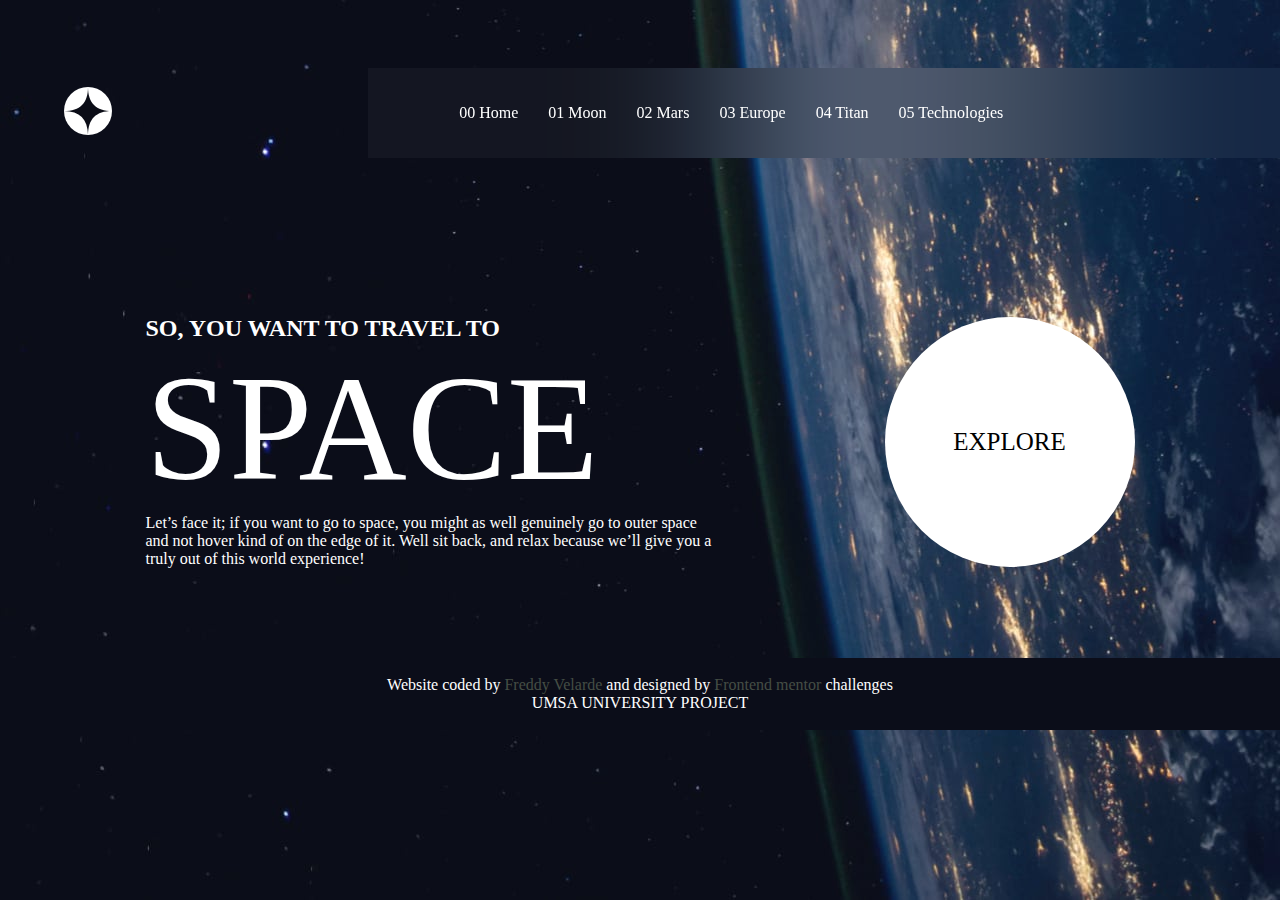
<file: index.html>
<!DOCTYPE html>
<html lang="en">
  <head>
    <meta charset="UTF-8" />
    <!-- add icon link -->
    <link rel="icon" href="./public/logo.svg" type="image/x-icon" />
    <meta http-equiv="X-UA-Compatible" content="IE=edge" />
    <meta name="viewport" content="width=device-width, initial-scale=1.0" />
    <link rel="stylesheet" href="./src/styles/main.css" />
    <link rel="stylesheet" href="./src/styles/header.css" />
    <link rel="stylesheet" href="./src/styles/home.css" />
    <title>Space Tourism</title>
  </head>
  <body>
    <header>
      <div class="logo">
        <img src="./public/logo.svg" alt="logo" />
      </div>
      <nav id="navbar" class="toggle__navBar close">
        <!-- button close -->
        <img
          onclick="toggleNavBar()"
          id="button-close"
          src="./assets/shared/icon-close.svg"
          alt="close"
        />

        <li><a href="./index.html">00 Home</a></li>
        <li><a href="./src/pages/Moon/moon.html">01 Moon</a></li>
        <li><a href="./src/pages/Mars/mars.html">02 Mars</a></li>
        <li><a href="./src/pages/Europe/europe.html">03 Europe</a></li>
        <li><a href="./src/pages/Titan/titan.html">04 Titan</a></li>
        <li><a href="./src/pages/Tech/tech.html">05 Technologies</a></li>
      </nav>
      <img
        onclick="toggleNavBar()"
        id="icon-hamburguer"
        src="./assets/shared/icon-hamburger.svg"
        alt="icon-hamburger"
      />
    </header>
    <div class="home">
      <div class="content">
        <h2>SO, YOU WANT TO TRAVEL TO</h2>
        <span>SPACE</span>
        <p>
          Let’s face it; if you want to go to space, you might as well genuinely
          go to outer space and not hover kind of on the edge of it. Well sit
          back, and relax because we’ll give you a truly out of this world
          experience!
        </p>
      </div>

      <div class="explore">
        <a href="./src/pages/Moon/moon.html">
          <span>EXPLORE</span>
        </a>
      </div>
    </div>

    <footer>
      <span
        >Website coded by
        <a href="https://www.github.com/freddyvelarde" target="_blank"
          >Freddy Velarde</a
        >
        and designed by
        <a href="https://www.frontendmentor.io/challenges" target="_blank"
          >Frontend mentor</a
        >
        challenges
      </span>
      <p>UMSA UNIVERSITY PROJECT</p>
    </footer>

    <script src="./src/javascript/main.js"></script>
  </body>
</html>
</file>
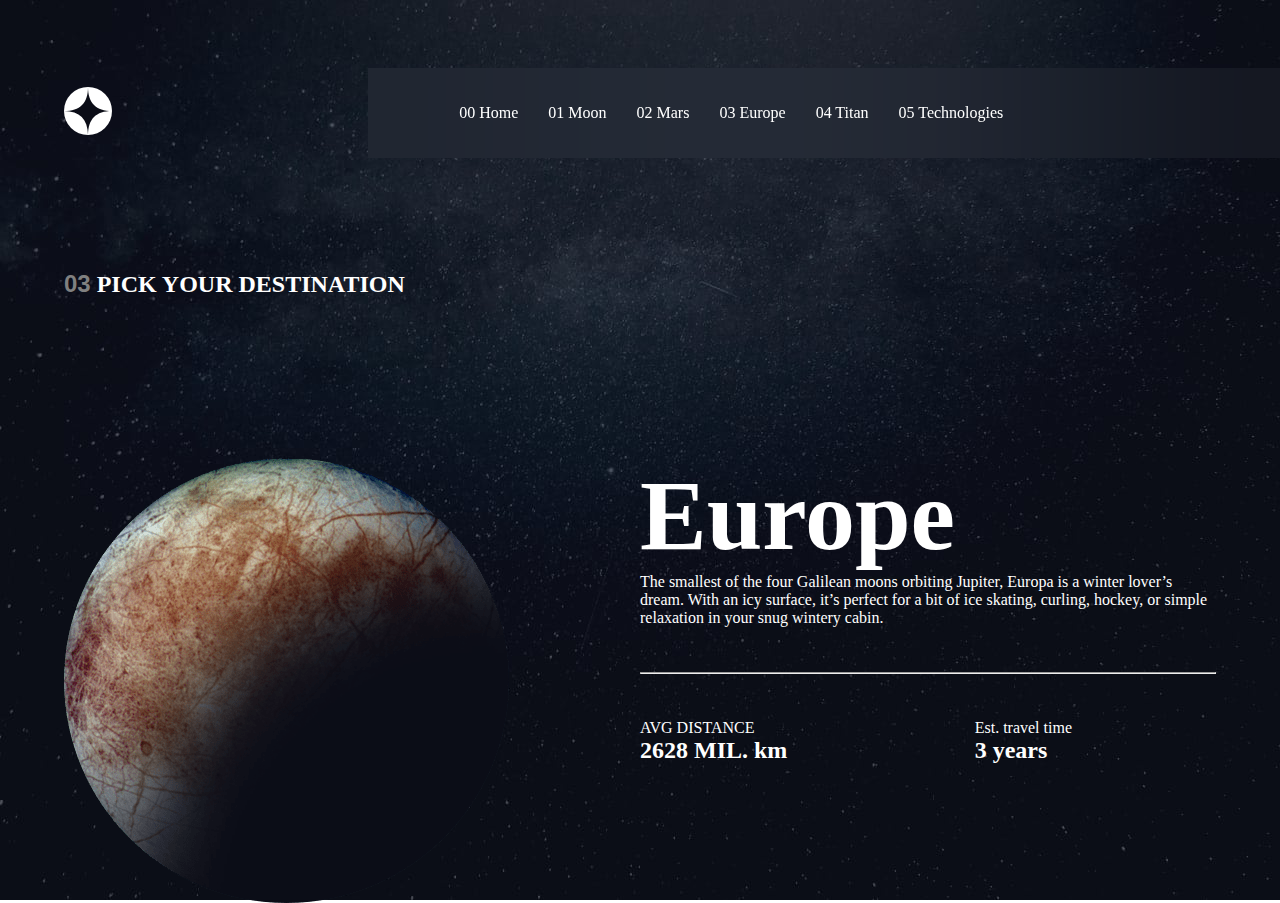
<file: src/pages/Europe/europe.html>
<!DOCTYPE html>
<html lang="en">
  <head>
    <meta charset="UTF-8" />
    <meta http-equiv="X-UA-Compatible" content="IE=edge" />
    <link rel="icon" href="../../../public/logo.svg" type="image/x-icon" />
    <meta name="viewport" content="width=device-width, initial-scale=1.0" />
    <link rel="stylesheet" href="../../styles/header.css" />
    <link rel="stylesheet" href="./europe.css" />
    <title>Europe</title>
  </head>
  <body>
    <header>
      <div class="logo">
        <img src="../../../public/logo.svg" alt="logo" />
      </div>
      <nav id="navbar" class="toggle__navBar close">
        <!-- button close -->
        <img
          onclick="toggleNavBar()"
          id="button-close"
          src="../../../assets/shared/icon-close.svg"
          alt="close-button"
        />

        <li><a href="../../../index.html">00 Home</a></li>
        <li><a href="../Moon/moon.html">01 Moon</a></li>
        <li><a href="../Mars/mars.html">02 Mars</a></li>
        <li><a href="../Europe/europe.html">03 Europe</a></li>
        <li><a href="../Titan/titan.html">04 Titan</a></li>
        <li><a href="../Tech/tech.html">05 Technologies</a></li>
      </nav>
      <img
        onclick="toggleNavBar()"
        id="icon-hamburguer"
        src="../../../assets/shared/icon-hamburger.svg"
        alt="icon-hamburger"
      />
    </header>
    <div id="content">
      <h2 id="title"><span>03</span> Pick your destination</h2>
      <img
        id="img"
        src="../../../assets/destination/image-europa.png"
        alt="moon"
      />
      <div class="destination">
        <h2 id="destination__title">Europe</h2>
        <p id="destination__info">
          The smallest of the four Galilean moons orbiting Jupiter, Europa is a
          winter lover’s dream. With an icy surface, it’s perfect for a bit of
          ice skating, curling, hockey, or simple relaxation in your snug
          wintery cabin.
        </p>
        <hr />
        <div class="data">
          <div>
            <p>AVG DISTANCE</p>
            <h2>2628 MIL. km</h2>
          </div>
          <div>
            <p>Est. travel time</p>
            <h2>3 years</h2>
          </div>
        </div>
      </div>
    </div>

    <script src="../../javascript/main.js"></script>
  </body>
</html>
</file>
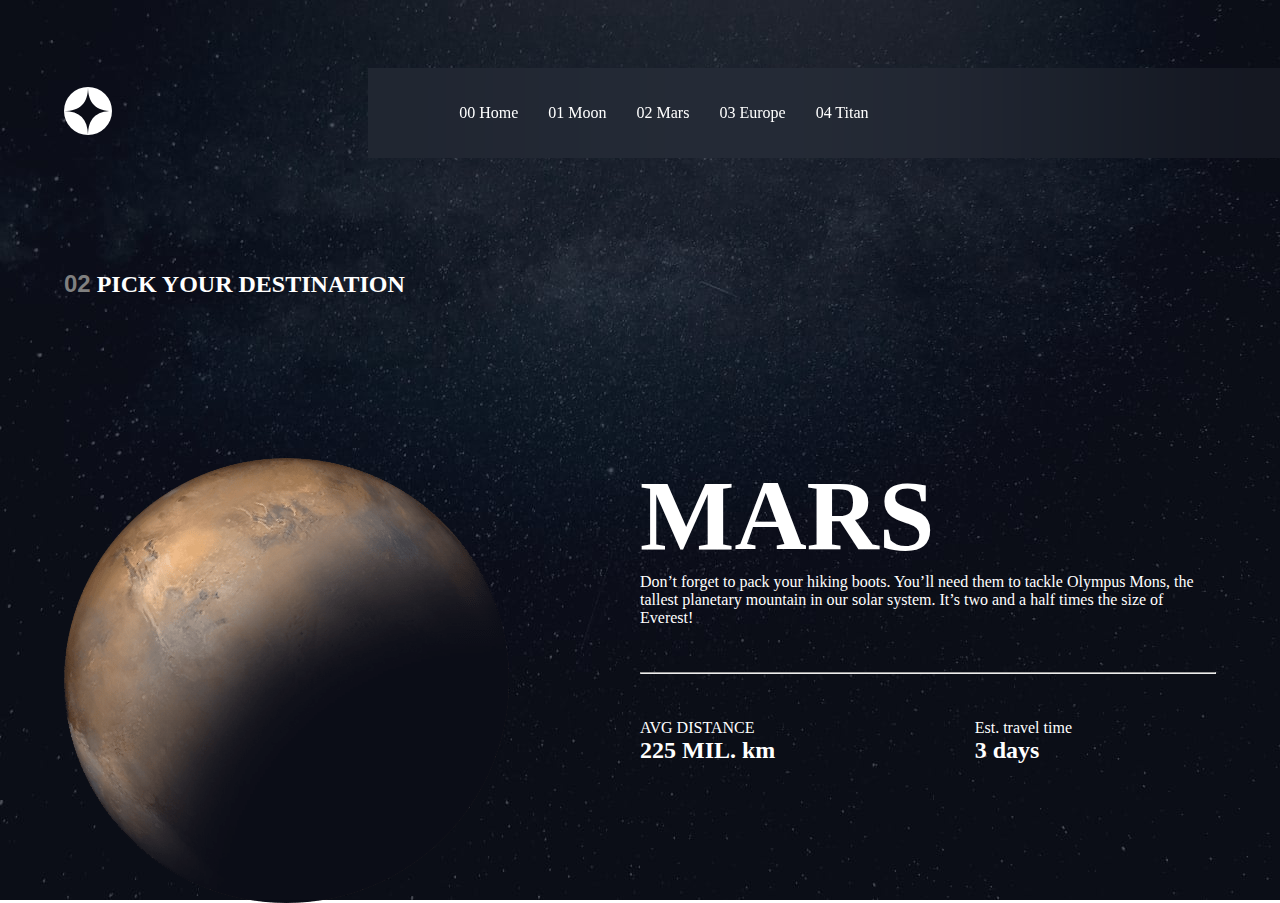
<file: src/pages/Mars/mars.html>
<!DOCTYPE html>
<html lang="en">
  <head>
    <meta charset="UTF-8" />
    <meta http-equiv="X-UA-Compatible" content="IE=edge" />
    <link rel="icon" href="../../../public/logo.svg" type="image/x-icon" />
    <meta name="viewport" content="width=device-width, initial-scale=1.0" />
    <link rel="stylesheet" href="../../styles/header.css" />
    <link rel="stylesheet" href="./mars.css" />
    <title>MARS</title>
  </head>
  <body>
    <header>
      <div class="logo">
        <img src="../../../public/logo.svg" alt="logo" />
      </div>
      <nav id="navbar" class="toggle__navBar close">
        <!-- button close -->
        <img
          onclick="toggleNavBar()"
          id="button-close"
          src="../../../assets/shared/icon-close.svg"
          alt="close-button"
        />

        <li><a href="../../../index.html">00 Home</a></li>
        <li><a href="../Moon/moon.html">01 Moon</a></li>
        <li><a href="./mars.html">02 Mars</a></li>
        <li><a href="../Europe/europe.html">03 Europe</a></li>
        <li><a href="../Titan/titan.html">04 Titan</a></li>
      </nav>
      <img
        onclick="toggleNavBar()"
        id="icon-hamburguer"
        src="../../../assets/shared/icon-hamburger.svg"
        alt="icon-hamburger"
      />
    </header>
    <div id="content">
      <h2 id="title"><span>02</span> Pick your destination</h2>
      <img
        id="img"
        src="../../../assets/destination/image-mars.png"
        alt="moon"
      />
      <div class="destination">
        <h2 id="destination__title">MARS</h2>
        <p id="destination__info">
          Don’t forget to pack your hiking boots. You’ll need them to tackle
          Olympus Mons, the tallest planetary mountain in our solar system. It’s
          two and a half times the size of Everest!
        </p>
        <hr />
        <div class="data">
          <div>
            <p>AVG DISTANCE</p>
            <h2>225 MIL. km</h2>
          </div>
          <div>
            <p>Est. travel time</p>
            <h2>3 days</h2>
          </div>
        </div>
      </div>
    </div>

    <script src="../../javascript/main.js"></script>
  </body>
</html>
</file>
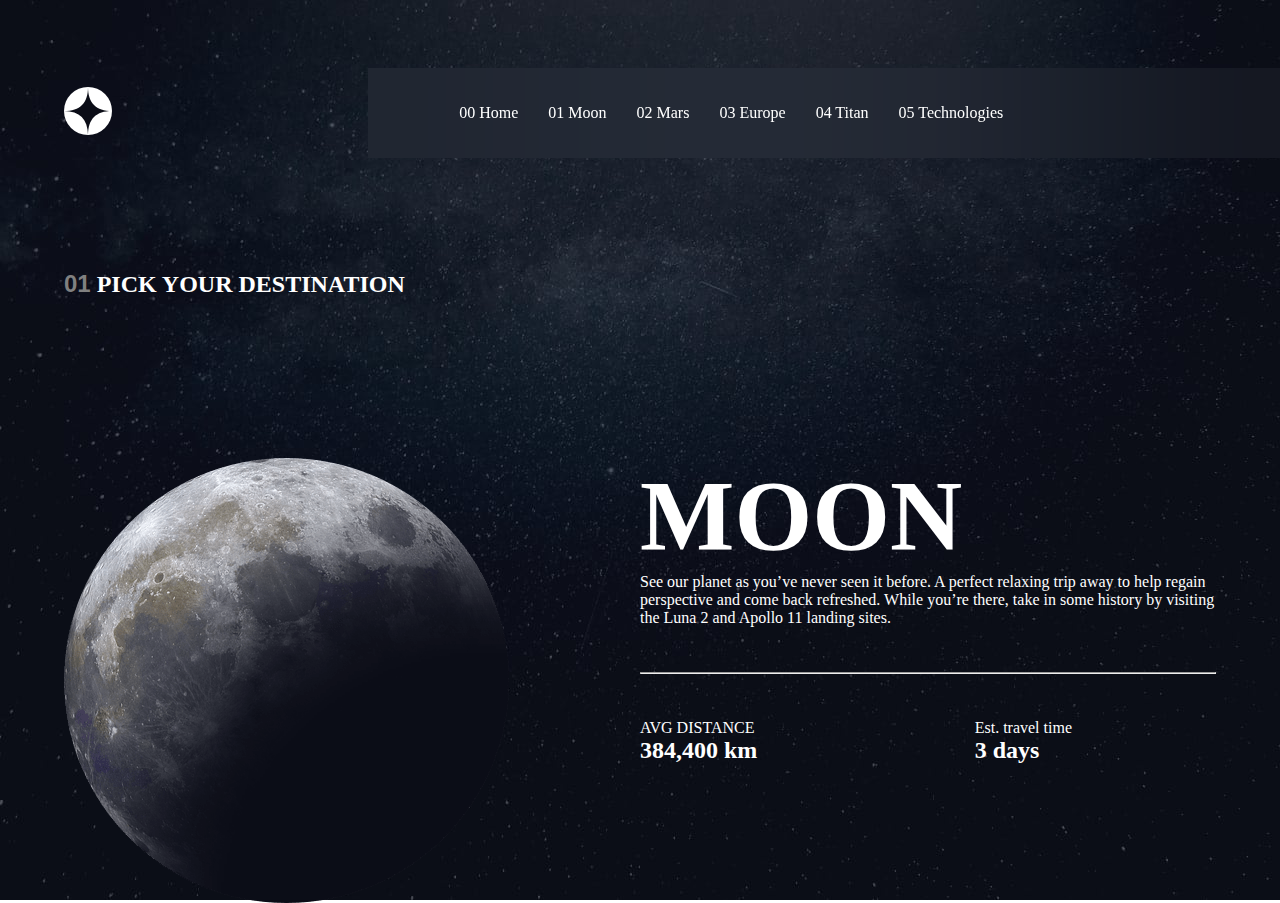
<file: src/pages/Moon/moon.html>
<!DOCTYPE html>
<html lang="en">
  <head>
    <meta charset="UTF-8" />
    <meta http-equiv="X-UA-Compatible" content="IE=edge" />
    <link rel="icon" href="../../../public/logo.svg" type="image/x-icon" />
    <meta name="viewport" content="width=device-width, initial-scale=1.0" />
    <link rel="stylesheet" href="../../styles/header.css" />
    <link rel="stylesheet" href="./moon.css" />
    <title>Moon</title>
  </head>
  <body>
    <header>
      <div class="logo">
        <img src="../../../public/logo.svg" alt="logo" />
      </div>
      <nav id="navbar" class="toggle__navBar close">
        <!-- button close -->
        <img
          onclick="toggleNavBar()"
          id="button-close"
          src="../../../assets/shared/icon-close.svg"
          alt="close-button"
        />

        <li><a href="../../../index.html">00 Home</a></li>
        <li><a href="moon.html">01 Moon</a></li>
        <li><a href="../Mars/mars.html">02 Mars</a></li>
        <li><a href="../Europe/europe.html">03 Europe</a></li>
        <li><a href="../Titan/titan.html">04 Titan</a></li>
        <li><a href="../Tech/tech.html">05 Technologies</a></li>
      </nav>
      <img
        onclick="toggleNavBar()"
        id="icon-hamburguer"
        src="../../../assets/shared/icon-hamburger.svg"
        alt="icon-hamburger"
      />
    </header>
    <div id="content">
      <h2 id="title"><span>01</span> Pick your destination</h2>
      <img
        id="img"
        src="../../../assets/destination/image-moon.png"
        alt="moon"
      />
      <div class="destination">
        <h2 id="destination__title">MOON</h2>
        <p id="destination__info">
          See our planet as you’ve never seen it before. A perfect relaxing trip
          away to help regain perspective and come back refreshed. While you’re
          there, take in some history by visiting the Luna 2 and Apollo 11
          landing sites.
        </p>
        <hr />
        <div class="data">
          <div>
            <p>AVG DISTANCE</p>
            <h2>384,400 km</h2>
          </div>
          <div>
            <p>Est. travel time</p>
            <h2>3 days</h2>
          </div>
        </div>
      </div>
    </div>

    <script src="../../javascript/main.js"></script>
  </body>
</html>
</file>
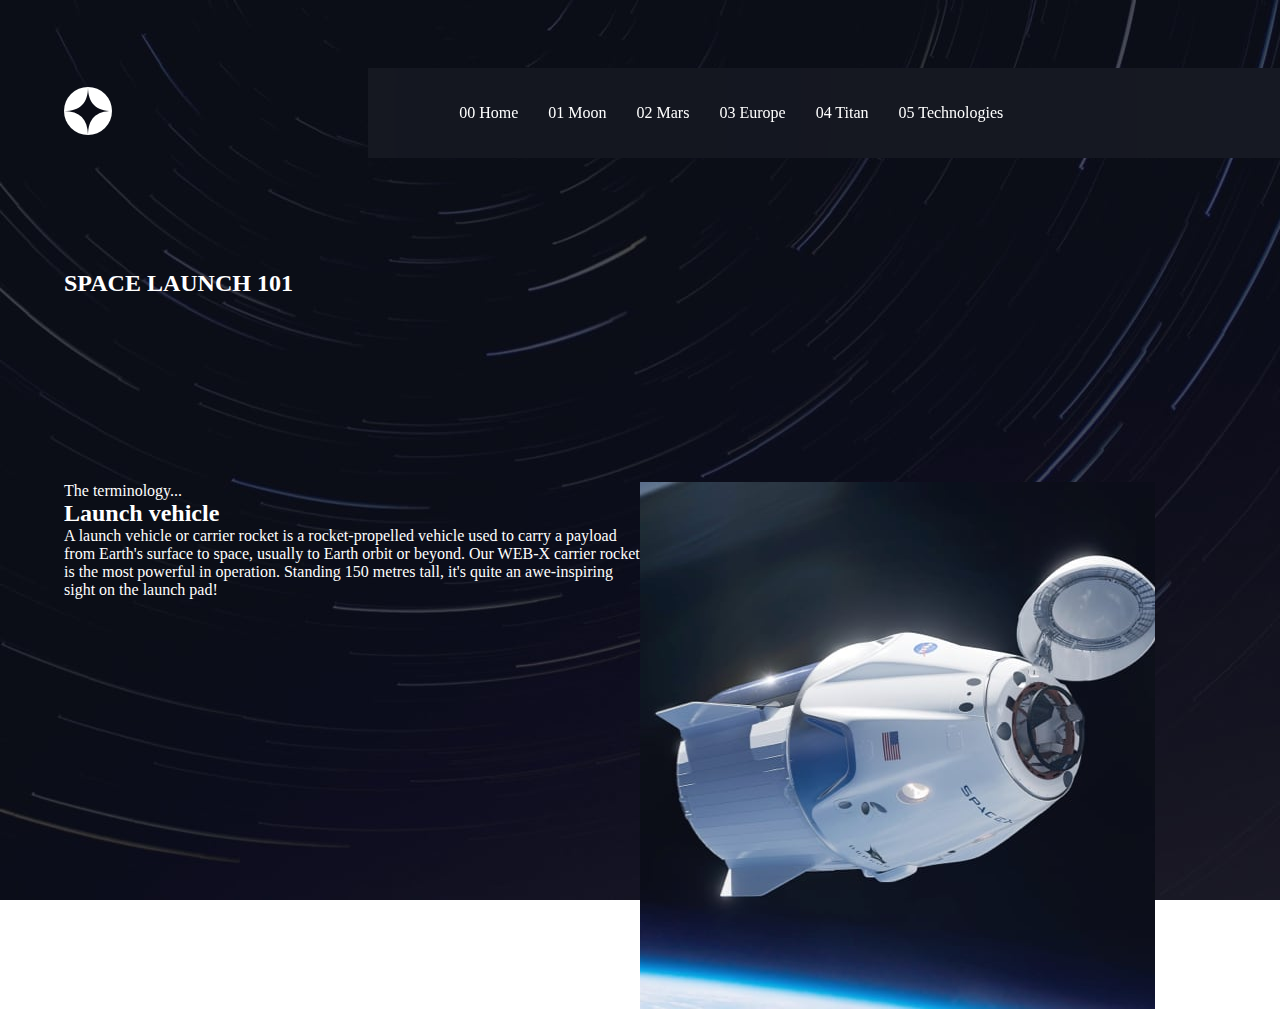
<file: src/pages/Tech/tech.html>
<!DOCTYPE html>
<html lang="en">
  <head>
    <meta charset="UTF-8" />
    <meta http-equiv="X-UA-Compatible" content="IE=edge" />
    <link rel="icon" href="../../../public/logo.svg" type="image/x-icon" />
    <meta name="viewport" content="width=device-width, initial-scale=1.0" />
    <link rel="stylesheet" href="../../styles/header.css" />
    <link rel="stylesheet" href="./tech.css" />
    <title>Technologies</title>
  </head>
  <body>
    <header>
      <div class="logo">
        <img src="../../../public/logo.svg" alt="logo" />
      </div>
      <nav id="navbar" class="toggle__navBar close">
        <!-- button close -->
        <img
          onclick="toggleNavBar()"
          id="button-close"
          src="../../../assets/shared/icon-close.svg"
          alt="close-button"
        />

        <li><a href="../../../index.html">00 Home</a></li>
        <li><a href="../Moon/moon.html">01 Moon</a></li>
        <li><a href="../Mars/mars.html">02 Mars</a></li>
        <li><a href="../Europe/europe.html">03 Europe</a></li>
        <li><a href="../Titan/titan.html">04 Titan</a></li>
        <li><a href="../Tech/tech.html">05 Technologies</a></li>
      </nav>
      <img
        onclick="toggleNavBar()"
        id="icon-hamburguer"
        src="../../../assets/shared/icon-hamburger.svg"
        alt="icon-hamburger"
      />
    </header>
    <div id="content">
      <h2 id="title">Space launch 101</h2>

      <div class="info">
        <span>The terminology... </span>
        <h2>Launch vehicle</h2>
        <p>
          A launch vehicle or carrier rocket is a rocket-propelled vehicle used
          to carry a payload from Earth's surface to space, usually to Earth
          orbit or beyond. Our WEB-X carrier rocket is the most powerful in
          operation. Standing 150 metres tall, it's quite an awe-inspiring sight
          on the launch pad!
        </p>
      </div>

      <img
        src="../../../assets/technology/image-space-capsule-portrait.jpg"
        alt=""
      />
    </div>

    <script src="../../javascript/main.js"></script>
  </body>
</html>
</file>
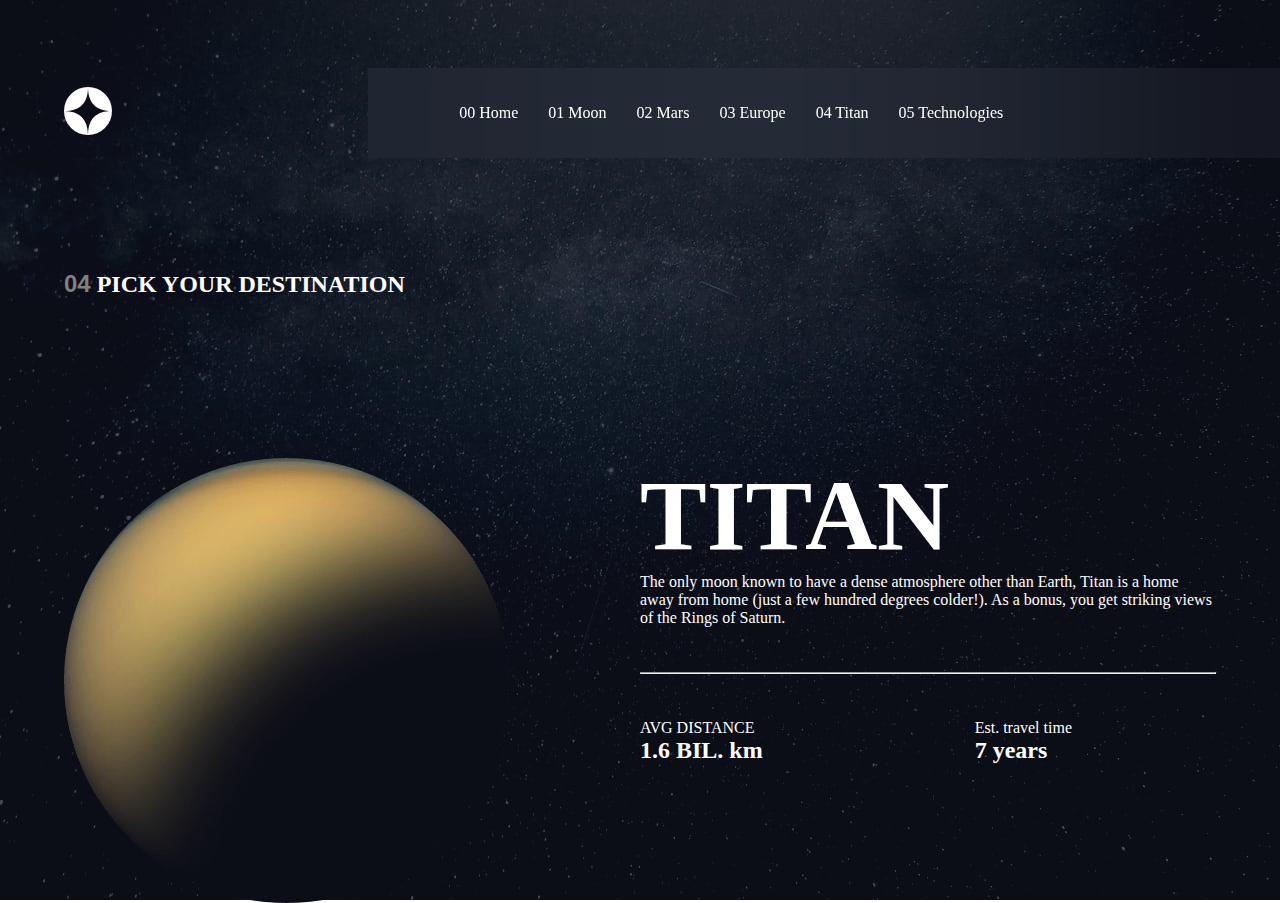
<file: src/pages/Titan/titan.html>
<!DOCTYPE html>
<html lang="en">
  <head>
    <meta charset="UTF-8" />
    <meta http-equiv="X-UA-Compatible" content="IE=edge" />
    <link rel="icon" href="../../../public/logo.svg" type="image/x-icon" />
    <meta name="viewport" content="width=device-width, initial-scale=1.0" />
    <link rel="stylesheet" href="../../styles/header.css" />
    <link rel="stylesheet" href="./titan.css" />
    <title>Titan</title>
  </head>
  <body>
    <header>
      <div class="logo">
        <img src="../../../public/logo.svg" alt="logo" />
      </div>
      <nav id="navbar" class="toggle__navBar close">
        <!-- button close -->
        <img
          onclick="toggleNavBar()"
          id="button-close"
          src="../../../assets/shared/icon-close.svg"
          alt="close-button"
        />

        <li><a href="../../../index.html">00 Home</a></li>
        <li><a href="../Moon/moon.html">01 Moon</a></li>
        <li><a href="../Mars/mars.html">02 Mars</a></li>
        <li><a href="../Europe/europe.html">03 Europe</a></li>
        <li><a href="../Titan/titan.html">04 Titan</a></li>
        <li><a href="../Tech/tech.html">05 Technologies</a></li>
      </nav>
      <img
        onclick="toggleNavBar()"
        id="icon-hamburguer"
        src="../../../assets/shared/icon-hamburger.svg"
        alt="icon-hamburger"
      />
    </header>
    <div id="content">
      <h2 id="title"><span>04</span> Pick your destination</h2>
      <img
        id="img"
        src="../../../assets/destination/image-titan.png"
        alt="moon"
      />
      <div class="destination">
        <h2 id="destination__title">TITAN</h2>
        <p id="destination__info">
          The only moon known to have a dense atmosphere other than Earth, Titan
          is a home away from home (just a few hundred degrees colder!). As a
          bonus, you get striking views of the Rings of Saturn.
        </p>
        <hr />
        <div class="data">
          <div>
            <p>AVG DISTANCE</p>
            <h2>1.6 BIL. km</h2>
          </div>
          <div>
            <p>Est. travel time</p>
            <h2>7 years</h2>
          </div>
        </div>
      </div>
    </div>

    <script src="../../javascript/main.js"></script>
  </body>
</html>
</file>
<file: src/styles/main.css>
* {
  margin: 0;
  padding: 0;
  text-decoration: none;
  list-style: none;
  box-sizing: border-box;
}

body {
  background-image: url("../../assets/home/background-home-desktop.jpg");
  background-position: center;
  background-repeat: no-repeat;
  background-attachment: fixed;
  background-size: cover;
  color: white;
}

footer {
  padding: 2vh 5%;
  background-color: #0b0d19;
  text-align: center;
}

footer a {
  color: rgb(69, 77, 69);
}

/* responsive  */

@media screen and (max-width: 775px) {
  body {
    background-image: url("../../assets/home/background-home-mobile.jpg");
  }
}
</file>
<file: src/styles/header.css>
header {
  padding-left: 5%;
  height: 25vh;
  display: grid;
  align-items: center;
  grid-template-columns: 25% 75%;
}

header nav {
  display: flex;
  padding: 4vh 0;
  padding-left: 10%;
  background: rgba(255, 255, 255, 0.04) none repeat scroll 0% 0%;
  backdrop-filter: blur(81.5485px);
}

header .mobile {
  display: flex;
  padding: 4vh 0;
  padding-left: 10%;
  background: red;
}

header nav li a {
  color: white;
  margin-right: 30px;
}
#icon-hamburguer {
  cursor: pointer;
  display: none;
}

/* button close */
#button-close {
  display: none;
  cursor: pointer;
  position: fixed;
  top: 5%;
  right: 10%;
}

/* responsive  */

@media screen and (max-width: 775px) {
  header {
    display: flex;
    justify-content: space-between;
    padding: 0 5%;
    height: 15vh;
  }
  header nav {
    display: none;
  }
  header .close {
    transform: translateX(-100%);
    transition: 0.3s;
  }
  header .open {
    height: 100vh;
    transform: translateX(0);
    transition: 0.3s;
    position: fixed;
    backdrop-filter: blur(8px);
    background-color: #00968810;
    /* background-color: #0b0d1910; */
    top: 0;
    left: 0;
    width: 100%;
    height: 100vh;
    display: flex;
    flex-direction: column;
    justify-content: center;
    align-items: center;
  }

  #button-close {
    display: block;
  }

  header .open li a {
    font-size: 25px;
  }
  header .open li span {
    font-size: 25px;
  }
  #icon-hamburguer {
    display: block;
  }
}
</file>
<file: src/styles/home.css>
.home {
  padding: 10vh 5%;
  display: flex;
  justify-content: space-around;
  /* grid-template-columns: 50% 50%; */
  /* grid-template-areas: ""; */
}
.content {
  width: 50%;
}
.content span {
  font-size: 150px;
}

.explore {
  display: flex;
  justify-content: center;
  align-items: center;
}

.explore span {
  cursor: pointer;
  border-radius: 150px;
  font-size: 25px;
  display: grid;
  align-items: center;
  text-align: center;
  width: 250px;
  height: 250px;
  color: black;
  background: white;
  transition: 0.3s ease-in-out;
}
.explore span:hover {
  color: white;
  scale: 1.09;
  background: #0b0d19;
}

@media screen and (max-width: 950px) {
  .content {
    width: 40%;
  }
  .content span {
    font-size: 100px;
  }
}

@media screen and (max-width: 950px) {
  .home {
    flex-direction: column;
    align-items: center;
  }
  .content {
    text-align: center;
    width: 100%;
    margin-bottom: 5vh;
  }
}
</file>
<file: src/pages/Europe/europe.css>
* {
  margin: 0;
  padding: 0;
  text-decoration: none;
  list-style: none;
}

body {
  color: white;
  background-image: url("../../../assets/destination/background-destination-desktop.jpg");
  background-position: center;
  background-repeat: no-repeat;
  background-attachment: fixed;
  background-size: cover;
  height: 100vh;
  width: 100%;
}

/* content */
#content {
  margin: 5vh 5%;
  width: 90%;
  /* background: blue; */
  display: grid;
  grid-template-columns: 50% 50%;
  grid-template-rows: 30% 70%;
  grid-template-areas:
    "title title"
    "img content";
}

#title {
  grid-area: title;
  height: 20vh;
  text-transform: uppercase;
}

#title span {
  color: gray;
  font-family: "Gill Sans", "Gill Sans MT", Calibri, "Trebuchet MS", sans-serif;
}

#img {
  grid-area: img;
}
.destination {
  grid-area: content;
}

.destination #destination__title {
  font-size: 100px;
}
.destination #destination__info {
  margin-bottom: 5vh;
}

.data {
  margin-top: 5vh;
  width: 75%;
  display: flex;
  justify-content: space-between;
}

/* #content .destination {} */
@media screen and (max-width: 1100px) {
  #content #img {
    width: 350px;
  }
}

@media screen and (max-width: 850px) {
  body {
    background-image: url("../../../assets/destination/background-destination-tablet.jpg");
  }
  #content {
    display: flex;
    flex-direction: column;
    justify-content: center;
    text-align: center;
  }
  #content #img {
    margin: auto;
  }
  .data {
    width: 100%;
    justify-content: space-around;
  }
}

@media screen and (max-width: 650px) {
  #content #img {
    width: 250px;
  }
  .destination #destination__title {
    font-size: 75px;
  }
  body {
    background-image: url("../../../assets/destination/background-destination-mobile.jpg");
  }
}
</file>
<file: src/pages/Mars/mars.css>
* {
  margin: 0;
  padding: 0;
  text-decoration: none;
  list-style: none;
}

body {
  color: white;
  background-image: url("../../../assets/destination/background-destination-desktop.jpg");
  background-position: center;
  background-repeat: no-repeat;
  background-attachment: fixed;
  background-size: cover;
  height: 100vh;
  width: 100%;
}

/* content */
#content {
  margin: 5vh 5%;
  width: 90%;
  /* background: blue; */
  display: grid;
  grid-template-columns: 50% 50%;
  grid-template-rows: 30% 70%;
  grid-template-areas:
    "title title"
    "img content";
}

#title {
  grid-area: title;
  height: 20vh;
  text-transform: uppercase;
}

#title span {
  color: gray;
  font-family: "Gill Sans", "Gill Sans MT", Calibri, "Trebuchet MS", sans-serif;
}

#img {
  grid-area: img;
}
.destination {
  grid-area: content;
}

.destination #destination__title {
  font-size: 100px;
}
.destination #destination__info {
  margin-bottom: 5vh;
}

.data {
  margin-top: 5vh;
  width: 75%;
  display: flex;
  justify-content: space-between;
}

/* #content .destination {} */
@media screen and (max-width: 1100px) {
  #content #img {
    width: 350px;
  }
}

@media screen and (max-width: 850px) {
  body {
    background-image: url("../../../assets/destination/background-destination-tablet.jpg");
  }
  #content {
    display: flex;
    flex-direction: column;
    justify-content: center;
    text-align: center;
  }
  #content #img {
    margin: auto;
  }
  .data {
    width: 100%;
    justify-content: space-around;
  }
}

@media screen and (max-width: 650px) {
  #content #img {
    width: 250px;
  }
  .destination #destination__title {
    font-size: 75px;
  }
  body {
    background-image: url("../../../assets/destination/background-destination-mobile.jpg");
  }
}
</file>
<file: src/pages/Moon/moon.css>
* {
  margin: 0;
  padding: 0;
  text-decoration: none;
  list-style: none;
}

body {
  color: white;
  background-image: url("../../../assets/destination/background-destination-desktop.jpg");
  background-position: center;
  background-repeat: no-repeat;
  background-attachment: fixed;
  background-size: cover;
  height: 100vh;
  width: 100%;
}

/* content */
#content {
  margin: 5vh 5%;
  width: 90%;
  /* background: blue; */
  display: grid;
  grid-template-columns: 50% 50%;
  grid-template-rows: 30% 70%;
  grid-template-areas:
    "title title"
    "img content";
}

#title {
  grid-area: title;
  height: 20vh;
  text-transform: uppercase;
}

#title span {
  color: gray;
  font-family: "Gill Sans", "Gill Sans MT", Calibri, "Trebuchet MS", sans-serif;
}

#img {
  grid-area: img;
}
.destination {
  grid-area: content;
}

.destination #destination__title {
  font-size: 100px;
}
.destination #destination__info {
  margin-bottom: 5vh;
}

.data {
  margin-top: 5vh;
  width: 75%;
  display: flex;
  justify-content: space-between;
}

/* #content .destination {} */
@media screen and (max-width: 1100px) {
  #content #img {
    width: 350px;
  }
}

@media screen and (max-width: 850px) {
  body {
    background-image: url("../../../assets/destination/background-destination-tablet.jpg");
  }
  #content {
    display: flex;
    flex-direction: column;
    justify-content: center;
    text-align: center;
  }
  #content #img {
    margin: auto;
  }
  .data {
    width: 100%;
    justify-content: space-around;
  }
}

@media screen and (max-width: 650px) {
  #content #img {
    width: 250px;
  }
  .destination #destination__title {
    font-size: 75px;
  }
  body {
    background-image: url("../../../assets/destination/background-destination-mobile.jpg");
  }
}
</file>
<file: src/pages/Tech/tech.css>
* {
  margin: 0;
  padding: 0;
  text-decoration: none;
  list-style: none;
}

body {
  color: white;
  background-image: url("../../../assets/technology/background-technology-desktop.jpg");
  background-position: center;
  background-repeat: no-repeat;
  background-attachment: fixed;
  background-size: cover;
  height: 100vh;
  width: 100%;
}

/* content */
#content {
  margin: 5vh 5%;
  width: 90%;
  /* background: blue; */
  display: grid;
  grid-template-columns: 50% 50%;
  grid-template-rows: 30% 70%;
  grid-template-areas:
    "title title"
    "img content";
}

#title {
  grid-area: title;
  height: 20vh;
  text-transform: uppercase;
}

#title span {
  color: gray;
  font-family: "Gill Sans", "Gill Sans MT", Calibri, "Trebuchet MS", sans-serif;
}

#img {
  grid-area: img;
}
.destination {
  grid-area: content;
}

.destination #destination__title {
  font-size: 100px;
}
.destination #destination__info {
  margin-bottom: 5vh;
}

.data {
  margin-top: 5vh;
  width: 75%;
  display: flex;
  justify-content: space-between;
}

/* #content .destination {} */
@media screen and (max-width: 1100px) {
  #content #img {
    width: 350px;
  }
}

@media screen and (max-width: 850px) {
  body {
    background-image: url("../../../assets/technology/background-technology-tablet.jpg");
  }
  #content {
    display: flex;
    flex-direction: column;
    justify-content: center;
    text-align: center;
  }
  #content #img {
    margin: auto;
  }
  .data {
    width: 100%;
    justify-content: space-around;
  }
}

@media screen and (max-width: 650px) {
  #content #img {
    width: 250px;
  }
  .destination #destination__title {
    font-size: 75px;
  }
  body {
    background-image: url("../../../assets/technology/background-technology-mobile.jpg");
  }
}
</file>
<file: src/pages/Titan/titan.css>
* {
  margin: 0;
  padding: 0;
  text-decoration: none;
  list-style: none;
}

body {
  color: white;
  background-image: url("../../../assets/destination/background-destination-desktop.jpg");
  background-position: center;
  background-repeat: no-repeat;
  background-attachment: fixed;
  background-size: cover;
  height: 100vh;
  width: 100%;
}

/* content */
#content {
  margin: 5vh 5%;
  width: 90%;
  /* background: blue; */
  display: grid;
  grid-template-columns: 50% 50%;
  grid-template-rows: 30% 70%;
  grid-template-areas:
    "title title"
    "img content";
}

#title {
  grid-area: title;
  height: 20vh;
  text-transform: uppercase;
}

#title span {
  color: gray;
  font-family: "Gill Sans", "Gill Sans MT", Calibri, "Trebuchet MS", sans-serif;
}

#img {
  grid-area: img;
}
.destination {
  grid-area: content;
}

.destination #destination__title {
  font-size: 100px;
}
.destination #destination__info {
  margin-bottom: 5vh;
}

.data {
  margin-top: 5vh;
  width: 75%;
  display: flex;
  justify-content: space-between;
}

/* #content .destination {} */
@media screen and (max-width: 1100px) {
  #content #img {
    width: 350px;
  }
}

@media screen and (max-width: 850px) {
  body {
    background-image: url("../../../assets/destination/background-destination-tablet.jpg");
  }
  #content {
    display: flex;
    flex-direction: column;
    justify-content: center;
    text-align: center;
  }
  #content #img {
    margin: auto;
  }
  .data {
    width: 100%;
    justify-content: space-around;
  }
}

@media screen and (max-width: 650px) {
  #content #img {
    width: 250px;
  }
  .destination #destination__title {
    font-size: 75px;
  }
  body {
    background-image: url("../../../assets/destination/background-destination-mobile.jpg");
  }
}
</file>
